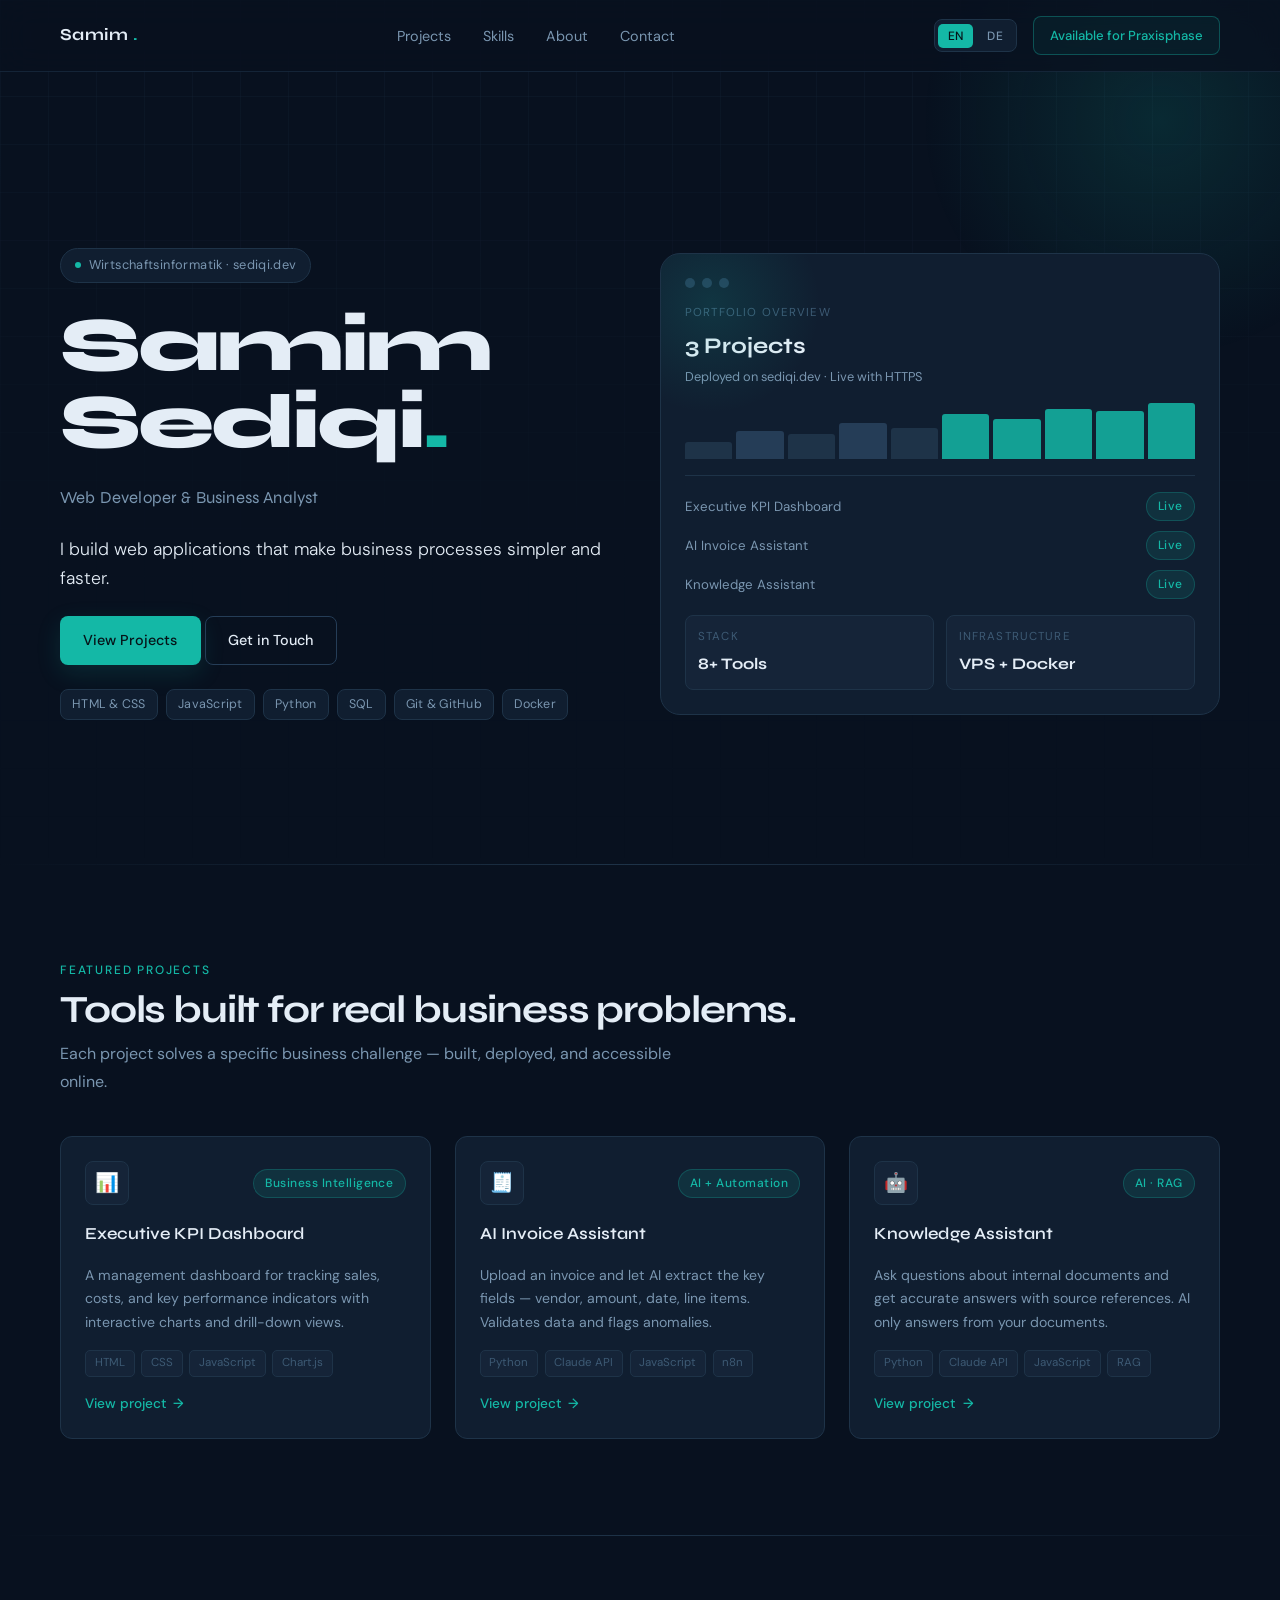
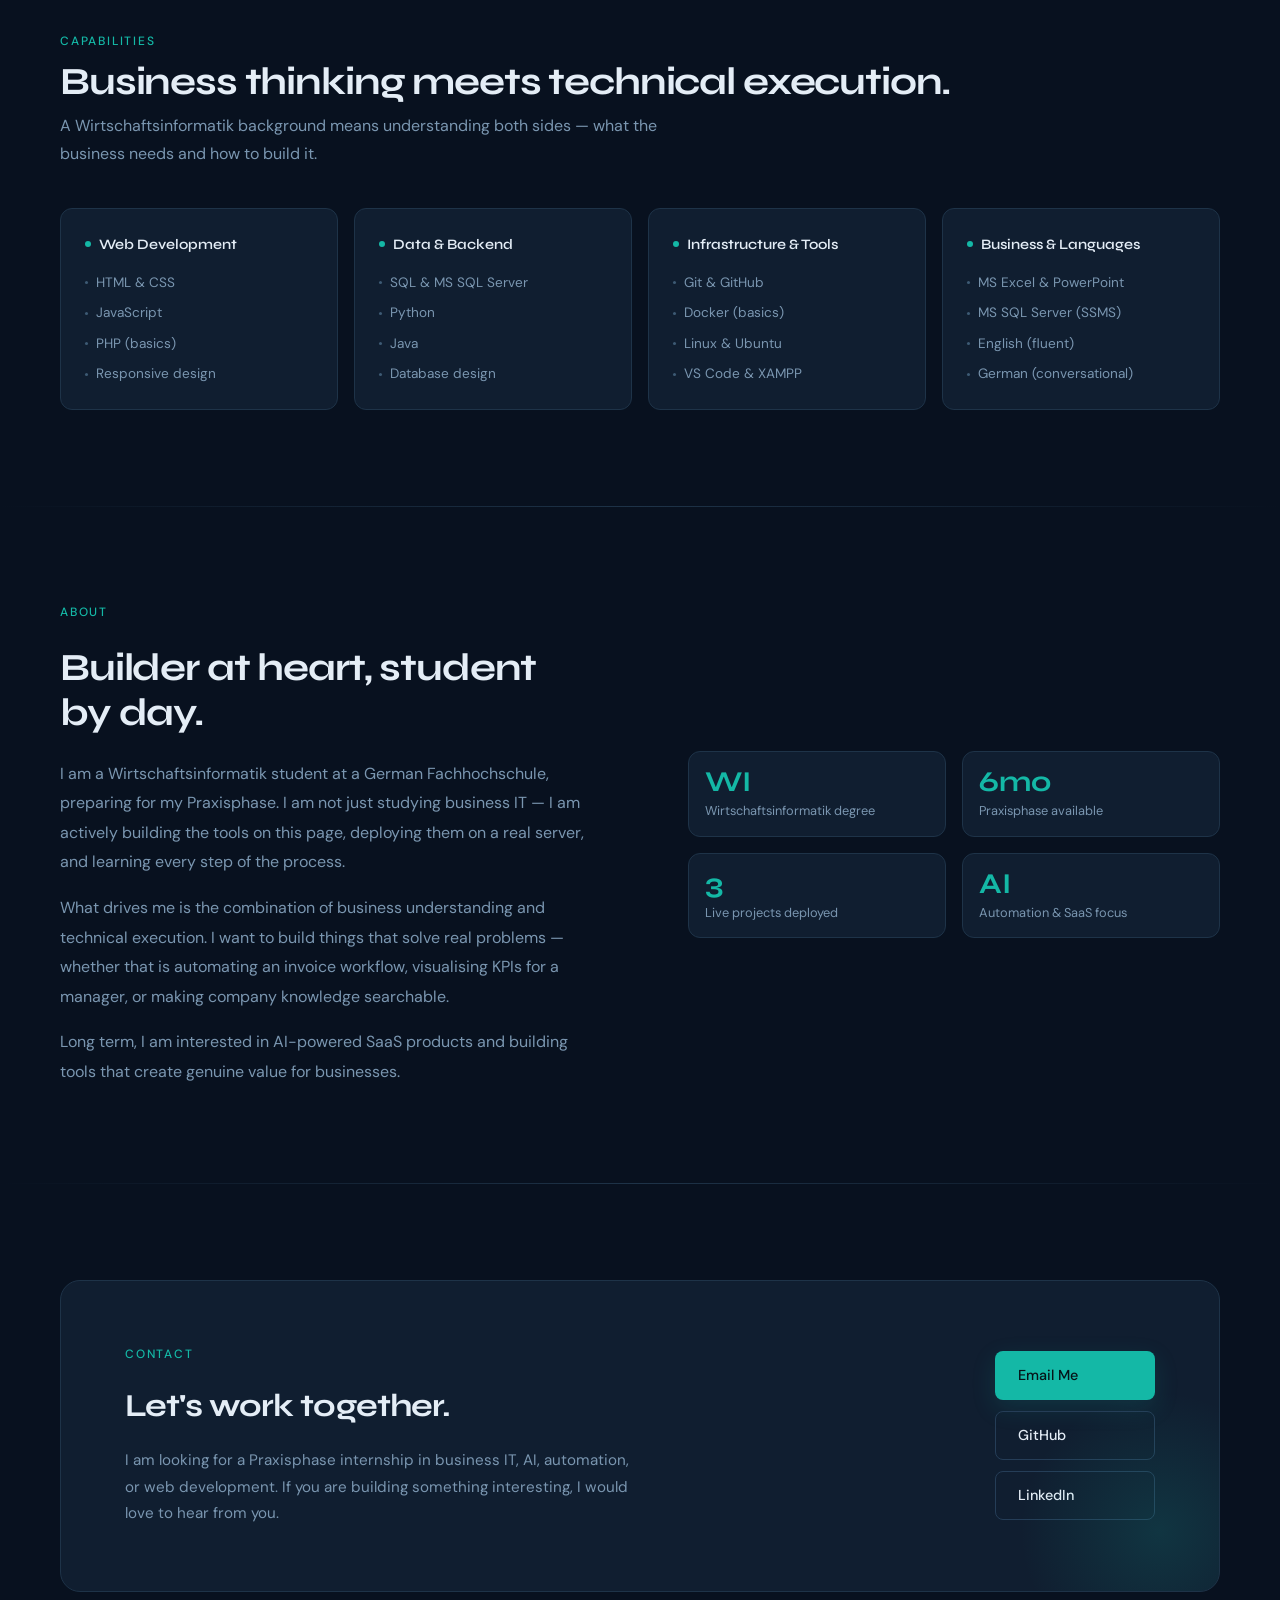
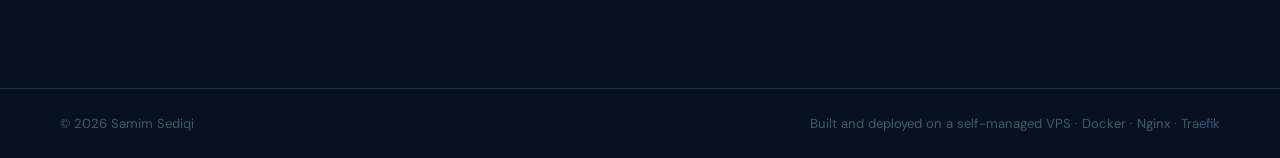
<file: index.html>
<!DOCTYPE html>
<html lang = "en">
<head>
  <meta charset = "UTF-8">
  <meta name = "viewport" content = "width=device-width, initial-scale=1.0">
  <title> Samim Sediqi - Web Developer & Business Analyst </title>
  <meta
    name = "description"
    content = "Portfolio of Samim Sediqi - Wirtshaftsinformatik student building 
    AI-powered tools, business dashboards, and automation systems."
  />

  <!-- Google Fonts -->
  <link rel = "preconnect" href = "https://fonts.googleapis.com" />
  <link rel = "preconnect" href = "https://fonts.gstatic.com" crossorigin />
  <link
    href = "https://fonts.googleapis.com/css2?family=Syne:wght@400;500;600;700;800&family=DM+Sans:ital,opsz,wght@0,9..40,300;0,9..40,400;0,9..40,500;1,9..40,300&display=swap"
    rel = "stylesheet"
  />

  <!-- Stylesheets - order matters -->
  <link rel = "stylesheet" href = "css/theme.css" />
  <link rel = "stylesheet" href = "css/layout.css" />
  <link rel = "stylesheet" href = "css/components.css" />
  <link rel = "stylesheet" href = "css/sections.css" />

</head>

  <body>
    
    <!-- HEADER -->
    <header>
      <div class = "container">
        <nav>
          <a href = "#" class = "nav-logo">
            Samim <span>.</span>
          </a>

          <ul class = "nav-links">
            <li> <a href = "#projects" data-i18n = "nav_projects"> Projects </a></li>
            <li> <a href = "#skills" data-i18n = "nav_skills"> Skills </a></li>
            <li> <a href = "#about" data-i18n = "nav_about"> About </a></li>
            <li> <a href = "#contact" data-i18n = "nav_contact"> Contact </a></li>
          </ul>

          <div class = "nav-right">
            <!-- Language toggle -->
            <div class = "lang-toggle">
              <button class = "lang-btn active" data-lang = "en"> EN </button>
              <button class = "lang-btn" data-lang="de"> DE </button>
            </div>

            <a href = "#contact" class = "nav-cta" data-i18n = "nav_cta">
              Available for Praxisphase
            </a>

          </div>

        </nav>  
      </div>
    </header>

    <!-- MAIN -->
    <main>

      <!-- HERO -->
      <section class = "hero-section">
        <div class = "container hero-grid">

          <!-- Left: text content -->
          <div class = "hero-content">

            <div class = "hero-badge hero-enter hero-enter-1">
              <span class = "badge-dot"></span>
              <span data-i18n = "hero_badge">Wirtschaftsinformatik · sediqi.dev</span>
            </div>

            <h1 class = "hero-name hero-enter hero-enter-2">
              Samim<br />Sediqi<span class="accent-dot">.</span>
            </h1>

            <p class = "hero-title hero-enter hero-enter-3" data-i18n="hero_title">
              Web Developer &amp; Business Analyst
            </p>

            <div class = "hero-tagline-wrap hero-enter hero-enter-4">
              <p class = "hero-tagline active" data-i18n="hero_tagline_0">
                I build web applications that make business processes simpler and faster.
              </p>
              <p class = "hero-tagline" data-i18n="hero_tagline_1">
                I build AI-powered tools that automate repetitive office work.
              </p>
              <p class = "hero-tagline" data-i18n="hero_tagline_2">
                I build software solutions that turn data into better decisions.
              </p>
            </div>

            <div class = "hero-actions hero-enter hero-enter-5">
              <a href = "#projects" class="btn btn-primary" data-i18n="hero_btn_projects">
                View Projects
              </a>
              <a href = "#contact" class="btn btn-ghost" data-i18n="hero_btn_contact">
                Get in Touch
              </a>
            </div>

            <div class = "hero-chips hero-enter hero-enter-5">
              <span class = "chip">HTML &amp; CSS</span>
              <span class = "chip">JavaScript</span>
              <span class = "chip">Python</span>
              <span class = "chip">SQL</span>
              <span class = "chip">Git &amp; GitHub</span>
              <span class = "chip">Docker</span>
            </div>

          </div>
          <!-- end hero-content -->

          <!-- Right: visual panel -->
          <div class = "hero-visual hero-enter hero-enter-3">

            <div class = "visual-bar">
              <span class = "visual-dot"></span>
              <span class = "visual-dot"></span>
              <span class = "visual-dot"></span>
            </div>

            <p class="visual-label">Portfolio Overview</p>
            <p class="visual-metric">3 Projects</p>
            <p class="visual-sub">Deployed on sediqi.dev · Live with HTTPS</p>

            <div class = "mini-chart">
              <div class = "bar" style="height: 30%"></div>
              <div class = "bar bar-mid" style="height: 50%"></div>
              <div class = "bar" style="height: 45%"></div>
              <div class = "bar bar-mid" style="height: 65%"></div>
              <div class = "bar" style="height: 55%"></div>
              <div class = "bar bar-active" style="height: 80%"></div>
              <div class = "bar bar-active" style="height: 72%"></div>
              <div class = "bar bar-active" style="height: 90%"></div>
              <div class = "bar bar-active" style="height: 85%"></div>
              <div class = "bar bar-active" style="height: 100%"></div>
            </div>

            <div class = "visual-divider"></div>

            <div class = "visual-list">
              <div class = "visual-row">
                <span>Executive KPI Dashboard</span>
                <span class = "badge badge-accent">Live</span>
              </div>
              <div class = "visual-row">
                <span>AI Invoice Assistant</span>
                <span class = "badge badge-accent">Live</span>
              </div>
              <div class = "visual-row">
                <span>Knowledge Assistant</span>
                <span class = "badge badge-accent">Live</span>
              </div>
            </div>

            <div class = "visual-metrics-grid">
              <div class = "visual-metric-card">
                <p class = "visual-label">Stack</p>
                <p class = "visual-metric-value">8+ Tools</p>
              </div>
              <div class = "visual-metric-card">
                <p class = "visual-label">Infrastructure</p>
                <p class = "visual-metric-value">VPS + Docker</p>
              </div>
            </div>

          </div>
          <!-- end hero-visual -->

        </div>
        <!-- end container hero-grid -->

      </section>
      <!-- end hero -->

      <div class = "divider"></div>

      <!-- PROJECTS -->
      <section id = "projects">
        <div class = "container">
          <p class = "section-label reveal" data-i18n = "projects_label">
            Featured Projects
          </p>

          <h2 class = "section-title reveal reveal-delay-1" data-i18n = "projects_title">
            Tools built  for real business problems.
          </h2>

          <p class = "section-desc reveal reveal-delay-2" data-i18n = "projects_desc">
            Each project solves a specific business challenge - built, deploy, and accessible oline.
          </p>

          <div class="projects-grid">

            <!-- Project 1 -->
            <article class = "card project-card reveal reveal-delay-1">

              <div class = "project-card-top">
                <div class = "project-icon">📊</div>
                <span class = "badge badge-accent" data-i18n = "project1_tag">
                  Business Intelligence
                </span>
              </div>

              <h3 class = "project-name" data-i18n = "project1_name">
                Executive KPI Dashboard
              </h3>

              <p class = "project-desc" data-i18n = "project1_desc">
                A management dashboard for tracking sales, costs, and key 
                performance indicators with interactive charts and drill-down views.
              </p>

              <div class = "project-stack">
                  <span>HTML</span>
                  <span>CSS</span>
                  <span>JavaScript</span>
                  <span>Chart.js</span>
              </div>

              <a href = "/projects/kpi-dashboard/" class = "project-link">
                <span data-i18n = "project_link">View project</span>
                <span class = "project-arrow">&rarr;</span>
              </a>

            </article>

            <!-- Project 2 -->
            <article class = "card project-card reveal reveal-delay-2">

              <div class = "project-card-top">
                <div class = "project-icon">🧾</div>
                <span class = "badge badge-accent" data-i18n="project2_tag">
                  AI + Automation
                </span>
              </div>

              <h3 class = "project-name" data-i18n = "project2_name">
                AI Invoice Assistant
              </h3>

              <p class = "project-desc" data-i18n = "project2_desc">
                Upload an invoice and let AI extract the key fields — vendor,
                amount, date, line items. Validates data and flags anomalies.
              </p>

              <div class = "project-stack">
                <span>Python</span>
                <span>Claude API</span>
                <span>JavaScript</span>
                <span>n8n</span>
              </div>

              <a href = "/projects/invoice-assistant/" class = "project-link">
                <span data-i18n = "project_link">View project</span>
                <span class = "project-arrow">&rarr;</span>
              </a>

            </article>

            <!-- Project 3 -->
            <article class = "card project-card reveal reveal-delay-3">

              <div class = "project-card-top">
                <div class = "project-icon">🤖</div>
                <span class = "badge badge-accent" data-i18n = "project3_tag">
                  AI &middot; RAG
                </span>
              </div>

              <h3 class = "project-name" data-i18n = "project3_name">
                Knowledge Assistant
              </h3>

              <p class = "project-desc" data-i18n = "project3_desc">
                Ask questions about internal documents and get accurate answers
                with source references. AI only answers from your documents.
              </p>

              <div class = "project-stack">
                <span>Python</span>
                <span>Claude API</span>
                <span>JavaScript</span>
                <span>RAG</span>
              </div>

              <a href = "/projects/knowledge-assistant" class = "project-link">
                <span data-i18n = "project_link">View project</span>
                <span class = "project-arrow">&rarr;</span>
              </a>

            </article>


          </div>
          <!-- end projects-grid -->

        </div>
        <!-- end container -->

      </section>
      <!-- end projects -->

      <div class = "divider"></div>

      <!-- SKILLS -->
      <section id = "skills">
        <div class = "container">

          <p class = "section-label reveal" data-i18n = "skills_label">
            Capabilities
          </p>
          <h2 class = "section-title reveal reveal-delay-1" data-i18n="skills_title">
            Business thinking meets technical execution.
          </h2>
          <p class = "section-desc reveal reveal-delay-2" data-i18n = "skills_desc">
            A Wirtschaftsinformatik background means understanding both sides —
            what the business needs and how to build it.
          </p>

          <div class = "skills-grid">

            <div class = "card skill-card reveal reveal-delay-1">
              <div class = "skill-card-header">
                <span class = "skill-card-dot"></span>
                <h3 class = "skill-card-title" data-i18n = "skill1_title">
                  Web Development
                </h3>
              </div>
              <ul class = "skill-list">
                <li>HTML &amp; CSS</li>
                <li>JavaScript</li>
                <li>PHP (basics)</li>
                <li>Responsive design</li>
              </ul>
            </div>

            <div class = "card skill-card reveal reveal-delay-2">
              <div class = "skill-card-header">
                <span class = "skill-card-dot"></span>
                <h3 class = "skill-card-title" data-i18n = "skill2_title">
                  Data &amp; Backend
                </h3>
              </div>
              <ul class = "skill-list">
                <li>SQL &amp; MS SQL Server</li>
                <li>Python</li>
                <li>Java</li>
                <li>Database design</li>
              </ul>
            </div>

            <div class = "card skill-card reveal reveal-delay-3">
              <div class = "skill-card-header">
                <span class = "skill-card-dot"></span>
                <h3 class = "skill-card-title" data-i18n = "skill3_title">
                  Infrastructure &amp; Tools
                </h3>
              </div>
              <ul class = "skill-list">
                <li>Git &amp; GitHub</li>
                <li>Docker (basics)</li>
                <li>Linux &amp; Ubuntu</li>
                <li>VS Code &amp; XAMPP</li>
              </ul>
            </div>

            <div class = "card skill-card reveal reveal-delay-3">
              <div class = "skill-card-header">
                <span class = "skill-card-dot"></span>
                <h3 class = "skill-card-title" data-i18n = "skill4_title">
                  Business &amp; Languages
                </h3>
              </div>
              <ul class = "skill-list">
                <li>MS Excel &amp; PowerPoint</li>
                <li>MS SQL Server (SSMS)</li>
                <li>English (fluent)</li>
                <li>German (conversational)</li>
              </ul>
            </div>

          </div>
          <!-- end skills-grid -->

        </div>
        <!-- end container -->

      </section>
      <!-- end skills -->

      <div class = "divider"></div>

      <!-- ABOUT -->
      <section id = "about">
        <div class = "container">
          <div class = "about-grid">

            <!-- Left: text -->
            <div class = "about-text reveal">

              <p class = "section-label" data-i18n = "about_label">
                About
              </p>
              <h2 class = "section-title" data-i18n = "about_title">
                Builder at heart, student by day.
              </h2>

              <p class = "about-p" data-i18n = "about_p1">
                I am a Wirtschaftsinformatik student at a German
                Fachhochschule, preparing for my Praxisphase. I am not just
                studying business IT — I am actively building the tools on
                this page, deploying them on a real server, and learning
                every step of the process.
              </p>

              <p class = "about-p" data-i18n = "about_p2">
                What drives me is the combination of business understanding
                and technical execution. I want to build things that solve
                real problems — whether that is automating an invoice
                workflow, visualising KPIs for a manager, or making company
                knowledge searchable.
              </p>

              <p class = "about-p" data-i18n = "about_p3">
                Long term, I am interested in AI-powered SaaS products and
                building tools that create genuine value for businesses.
              </p>

            </div>
            <!-- end about-text -->

            <!-- Right: stat cards -->
            <div class = "about-facts reveal reveal-delay-2">

              <div class = "fact-card">
                <p class = "fact-value" data-i18n = "about_fact1_value">WI</p>
                <p class = "fact-label" data-i18n = "about_fact1_label">
                  Wirtschaftsinformatik degree
                </p>
              </div>

              <div class = "fact-card">
                <p class = "fact-value" data-i18n = "about_fact2_value">6mo</p>
                <p class = "fact-label" data-i18n = "about_fact2_label">
                  Praxisphase available
                </p>
              </div>

              <div class = "fact-card">
                <p class = "fact-value" data-i18n = "about_fact3_value">3</p>
                <p class = "fact-label" data-i18n = "about_fact3_label">
                  Live projects deployed
                </p>
              </div>

              <div class = "fact-card">
                <p class = "fact-value" data-i18n = "about_fact4_value">AI</p>
                <p class = "fact-label" data-i18n = "about_fact4_label">
                  Automation &amp; SaaS focus
                </p>
              </div>

            </div>
            <!-- end about-facts -->

          </div>
          <!-- end about-grid -->

        </div>
        <!-- end container -->

      </section>
      <!-- end about -->

      <div class = "divider"></div>

      <!-- CONTACT -->
      <section id = "contact">
        <div class = "container">
          <div class = "contact-box reveal">

            <!-- Left: text -->
            <div class = "contact-text">
              <p class = "section-label" data-i18n = "contact_label">
                Contact
              </p>
              <h2 class = "contact-title" data-i18n = "contact_title">
                Let's work together.
              </h2>
              <p class = "contact-desc" data-i18n = "contact_desc">
                I am looking for a Praxisphase internship in business IT,
                AI, automation, or web development. If you are building
                something interesting, I would love to hear from you.
              </p>
            </div>
            <!-- end contact-text -->

            <!-- Right: buttons -->
            <div class = "contact-actions">
              
              <a  href = "mailto:samim_sediqi12@yahoo.com"
                class = "btn btn-primary"
                data-i18n = "contact_btn_email"
              >
                Email Me
              </a>
              
              <a  href = "https://github.com/S-Sediqi"
                target = "_blank"
                rel = "noopener noreferrer"
                class = "btn btn-ghost"
                data-i18n = "contact_btn_github"
              >
                GitHub
              </a>
              
              <a  href = "https://www.linkedin.com/in/samim-sediqi"
                target = "_blank"
                rel = "noopener noreferrer"
                class = "btn btn-ghost"
                data-i18n = "contact_btn_linkedin"
              >
                LinkedIn
              </a>
            </div>
            <!-- end contact-actions -->

          </div>
          <!-- end contact-box -->

        </div>
        <!-- end container -->

      </section>
      <!-- end contact -->

      </main>
      <!-- end main -->

      <!-- FOOTER -->
      <footer>
        <div class = "container">
          <div class = "footer-inner">
            <span data-i18n = "footer_copy">
              &copy; 2026 Samim Sediqi
            </span>
            <span data-i18n = "footer_built">
              Built and deployed on a self-managed VPS &middot; Docker &middot; Nginx &middot; Traefik
            </span>
          </div>
        </div>
      </footer>

      <!-- JAVASCRIPT -->
      <script src="js/main.js"></script>

  </body>
</html>
</file>
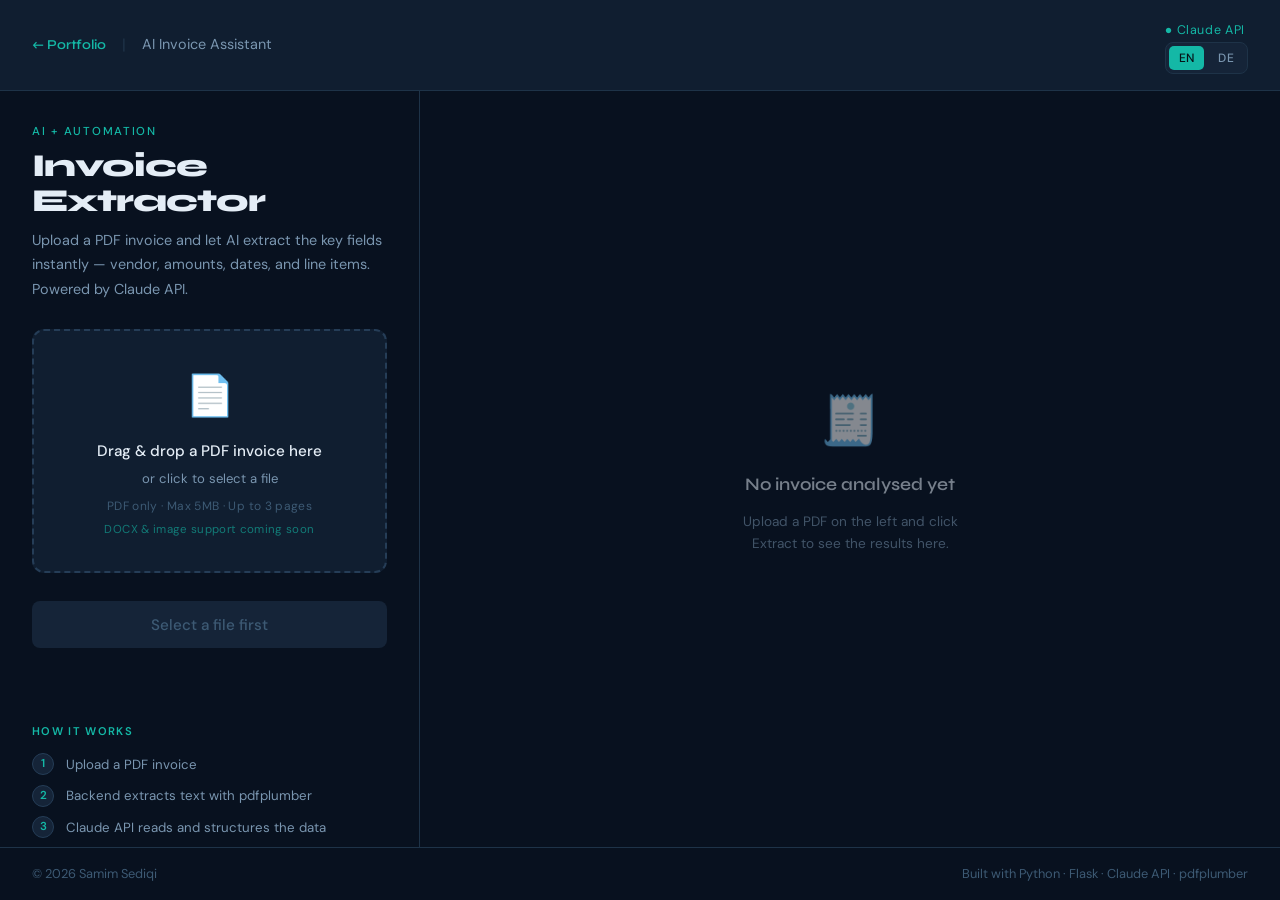
<file: projects/invoice-assistant/index.html>
<!DOCTYPE html>
<html lang="en">
<head>
  <meta charset="UTF-8" />
  <meta name="viewport" content="width=device-width, initial-scale=1.0" />
  <title>AI Invoice Assistant — Samim Sediqi</title>
  <meta name="description" content="AI-powered invoice data extraction — built by Samim Sediqi" />

  <!-- Google Fonts — same as portfolio -->
  <link rel="preconnect" href="https://fonts.googleapis.com" />
  <link rel="preconnect" href="https://fonts.gstatic.com" crossorigin />
  <link href="https://fonts.googleapis.com/css2?family=Syne:wght@400;600;700;800&family=DM+Sans:opsz,wght@9..40,300;9..40,400;9..40,500&display=swap" rel="stylesheet" />

  <!-- Shared design tokens — controls ALL colors site-wide -->
  <link rel="stylesheet" href="../../css/theme.css" />

  <!-- Page-specific styles -->
  <link rel="stylesheet" href="css/invoice.css" />
</head>

<body>

  <!-- HEADER -->
  <header class="inv-header">
    <div class="inv-header-left">
      <a href="../../index.html" class="inv-back-link" data-i18n="back_link">← Portfolio</a>
      <span class="inv-header-divider">|</span>
      <span class="inv-header-title" data-i18n="header_title">AI Invoice Assistant</span>
    </div>
    <div class="inv-header-right">
      <span class="inv-badge">● Claude API</span>

      <!-- Language toggle — same pattern as main portfolio -->
      <div class="lang-toggle">
        <button class="lang-btn active" data-lang="en">EN</button>
        <button class="lang-btn" data-lang="de">DE</button>
      </div>

    </div>
  </header>

  <!-- MAIN -->
  <main class="inv-main">

    <!-- LEFT PANEL: upload + info -->
    <div class="inv-left">

      <!-- Page title -->
      <div class="inv-intro">
        <p class="inv-label" data-i18n="page_label">AI + Automation</p>
        <h1 class="inv-title" data-i18n="page_title">Invoice Extractor</h1>
        <p class="inv-desc" data-i18n="page_desc">
          Upload a PDF invoice and let AI extract the key fields instantly —
          vendor, amounts, dates, and line items. Powered by Claude API.
        </p>
      </div>

      <!-- Upload zone -->
      <div class="inv-upload-zone" id="upload-zone">
        <div class="inv-upload-icon">📄</div>
        <p class="inv-upload-text" data-i18n="upload_text">Drag &amp; drop a PDF invoice here</p>
        <p class="inv-upload-sub" data-i18n="upload_sub">or click to select a file</p>
        <p class="inv-upload-limit" data-i18n="upload_limit">PDF only · Max 5MB · Up to 3 pages</p>
        <p class="inv-upload-coming" data-i18n="upload_coming">DOCX &amp; image support coming soon</p>
        <input type="file" id="file-input" accept=".pdf" />
      </div>

      <!-- Extract button -->
      <button class="inv-btn" id="extract-btn" disabled>
        <span id="btn-text" data-i18n="btn_select">Select a file first</span>
      </button>

      <!-- Status message -->
      <div class="inv-status" id="inv-status"></div>

      <!-- How it works -->
      <div class="inv-how">
        <p class="inv-how-label" data-i18n="how_label">How it works</p>
        <div class="inv-how-steps">
          <div class="inv-step">
            <span class="inv-step-num">1</span>
            <span data-i18n="step_1">Upload a PDF invoice</span>
          </div>
          <div class="inv-step">
            <span class="inv-step-num">2</span>
            <span data-i18n="step_2">Backend extracts text with pdfplumber</span>
          </div>
          <div class="inv-step">
            <span class="inv-step-num">3</span>
            <span data-i18n="step_3">Claude API reads and structures the data</span>
          </div>
          <div class="inv-step">
            <span class="inv-step-num">4</span>
            <span data-i18n="step_4">Results appear instantly on the right</span>
          </div>
        </div>
      </div>

    </div>
    <!-- end inv-left -->

    <!-- RIGHT PANEL: results -->
    <div class="inv-right">

      <!-- Empty state -->
      <div class="inv-empty" id="inv-empty">
        <div class="inv-empty-icon">🧾</div>
        <p class="inv-empty-title" data-i18n="empty_title">No invoice analysed yet</p>
        <p class="inv-empty-sub" data-i18n="empty_sub">
          Upload a PDF on the left and click Extract to see the results here.
        </p>
      </div>

      <!-- Loading state -->
      <div class="inv-loading" id="inv-loading">
        <div class="inv-spinner"></div>
        <p class="inv-loading-text" data-i18n="loading_text">Analysing invoice...</p>
        <p class="inv-loading-sub" data-i18n="loading_sub">Claude is reading your document</p>
      </div>

      <!-- Results state -->
      <div class="inv-results" id="inv-results">
        <div class="inv-cards" id="inv-cards"></div>
        <div class="inv-table-wrap" id="inv-table-wrap">
          <p class="inv-table-title" data-i18n="table_title">Line Items</p>
          <table class="inv-table">
            <thead>
              <tr>
                <th data-i18n="col_desc">Description</th>
                <th data-i18n="col_qty">Qty</th>
                <th data-i18n="col_unit">Unit Price</th>
                <th data-i18n="col_total">Total</th>
              </tr>
            </thead>
            <tbody id="inv-table-body"></tbody>
          </table>
        </div>
      </div>

    </div>
    <!-- end inv-right -->

  </main>

  <!-- FOOTER -->
  <footer class="inv-footer">
    <span data-i18n="footer_copy">© 2026 Samim Sediqi</span>
    <span data-i18n="footer_built">Built with Python · Flask · Claude API · pdfplumber</span>
  </footer>

  <script src="js/invoice.js"></script>

</body>
</html>
</file>
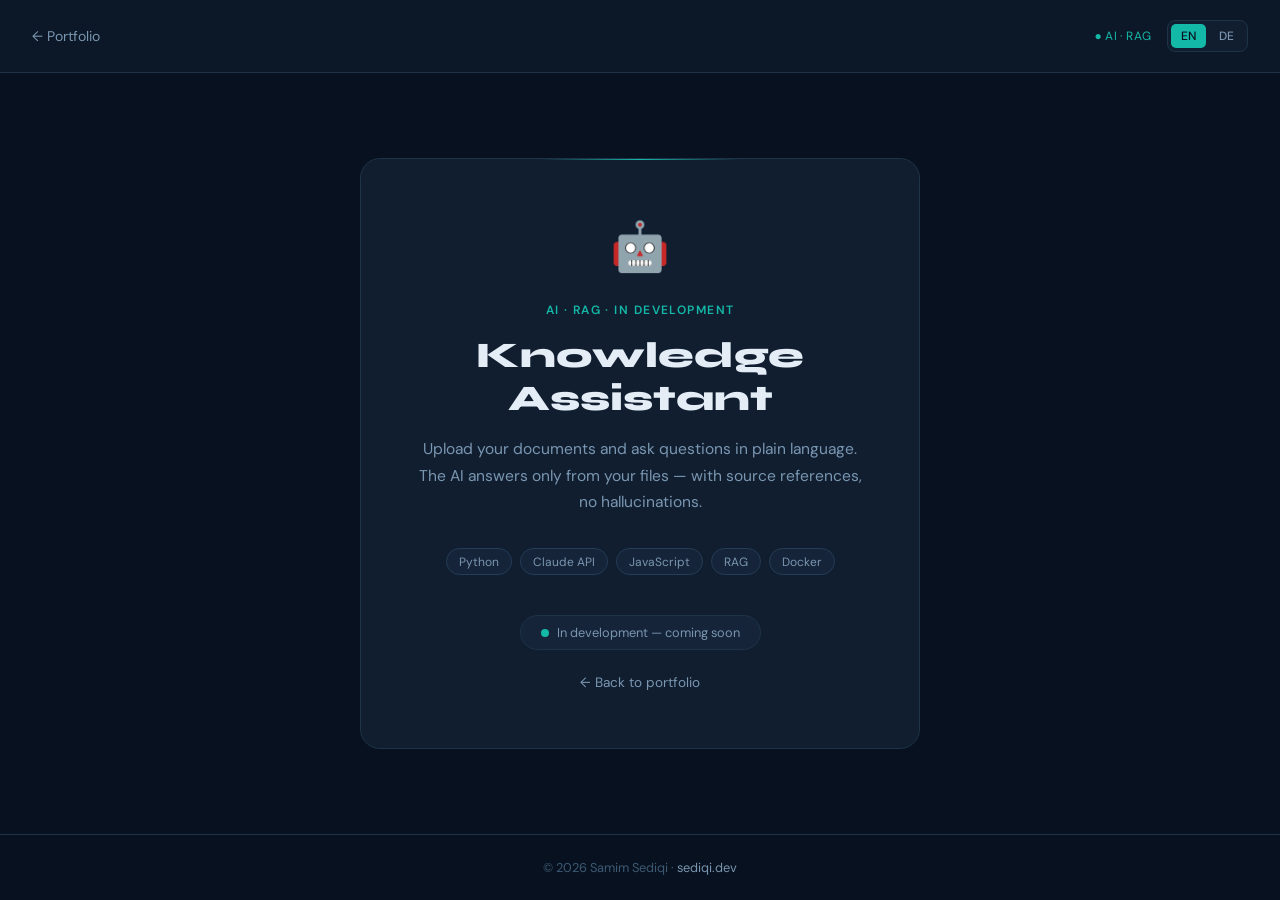
<file: projects/knowledge-assistant/index.html>
<!DOCTYPE html>
<html lang="en">
<head>
  <meta charset="UTF-8" />
  <meta name="viewport" content="width=device-width, initial-scale=1.0" />
  <title>Knowledge Assistant — Coming Soon · Samim Sediqi</title>
  <meta name="description" content="Knowledge Assistant — AI-powered document Q&A tool. Coming soon to sediqi.dev." />

  <!-- Google Fonts — same as portfolio -->
  <link rel="preconnect" href="https://fonts.googleapis.com" />
  <link rel="preconnect" href="https://fonts.gstatic.com" crossorigin />
  <link href="https://fonts.googleapis.com/css2?family=Syne:wght@400;600;700;800&family=DM+Sans:opsz,wght@9..40,300;9..40,400;9..40,500&display=swap" rel="stylesheet" />

  <!-- Shared design tokens — controls ALL colors site-wide -->
  <link rel="stylesheet" href="../../css/theme.css" />

  <style>
    *, *::before, *::after { box-sizing: border-box; margin: 0; padding: 0; }

    body {
      background: var(--bg);
      color: var(--text);
      font-family: var(--font-body);
      min-height: 100vh;
      display: flex;
      flex-direction: column;
    }

    /* ── HEADER ── */
    .cs-header {
      display: flex;
      align-items: center;
      justify-content: space-between;
      padding: 1.25rem 2rem;
      border-bottom: 1px solid var(--border);
      background: var(--bg2);
    }

    .cs-back-link {
      color: var(--muted);
      text-decoration: none;
      font-size: 0.875rem;
      font-family: var(--font-body);
      transition: color var(--transition);
      display: flex;
      align-items: center;
      gap: 0.4rem;
    }
    .cs-back-link:hover { color: var(--accent); }

    .cs-header-right {
      display: flex;
      align-items: center;
      gap: 1rem;
    }

    .cs-badge {
      font-size: 0.75rem;
      color: var(--accent);
      font-family: var(--font-body);
      letter-spacing: 0.03em;
    }

    /* Language toggle — reuse existing site pattern */
    .lang-toggle {
      display: flex;
      gap: 0.25rem;
      background: var(--surface);
      border: 1px solid var(--border);
      border-radius: var(--radius-sm);
      padding: 0.2rem;
    }
    .lang-btn {
      background: transparent;
      border: none;
      color: var(--muted);
      font-size: 0.75rem;
      font-family: var(--font-body);
      font-weight: 500;
      padding: 0.25rem 0.6rem;
      border-radius: 5px;
      cursor: pointer;
      transition: all var(--transition);
    }
    .lang-btn.active {
      background: var(--accent);
      color: #08111f;
    }

    /* ── MAIN ── */
    .cs-main {
      flex: 1;
      display: flex;
      align-items: center;
      justify-content: center;
      padding: 3rem 2rem;
    }

    .cs-card {
      background: var(--surface);
      border: 1px solid var(--border);
      border-radius: var(--radius-lg);
      padding: 3.5rem;
      max-width: 560px;
      width: 100%;
      text-align: center;
      position: relative;
      overflow: hidden;
    }

    /* Subtle teal glow at the top of the card */
    .cs-card::before {
      content: '';
      position: absolute;
      top: 0; left: 50%;
      transform: translateX(-50%);
      width: 200px;
      height: 1px;
      background: linear-gradient(90deg, transparent, var(--accent), transparent);
    }

    .cs-icon {
      font-size: 3rem;
      margin-bottom: 1.5rem;
      display: block;
      animation: float 3s ease-in-out infinite;
    }

    @keyframes float {
      0%, 100% { transform: translateY(0); }
      50%       { transform: translateY(-6px); }
    }

    .cs-label {
      font-size: 0.75rem;
      font-weight: 600;
      letter-spacing: 0.12em;
      text-transform: uppercase;
      color: var(--accent);
      margin-bottom: 1rem;
      font-family: var(--font-body);
    }

    .cs-title {
      font-family: var(--font-heading);
      font-size: clamp(1.75rem, 5vw, 2.25rem);
      font-weight: 800;
      color: var(--text);
      line-height: 1.2;
      margin-bottom: 1rem;
      text-align: center;
    }

    .cs-desc {
      color: var(--muted);
      font-size: 0.975rem;
      line-height: 1.7;
      margin-bottom: 2rem;
    }

    /* Stack chips */
    .cs-stack {
      display: flex;
      flex-wrap: wrap;
      gap: 0.5rem;
      justify-content: center;
      margin-bottom: 2.5rem;
    }

    .cs-stack span {
      background: var(--surface2);
      border: 1px solid var(--border2);
      color: var(--muted);
      font-size: 0.75rem;
      font-family: var(--font-body);
      padding: 0.3rem 0.75rem;
      border-radius: 999px;
    }

    /* Status indicator */
    .cs-status {
      display: inline-flex;
      align-items: center;
      gap: 0.5rem;
      background: var(--surface2);
      border: 1px solid var(--border);
      border-radius: 999px;
      padding: 0.5rem 1.25rem;
      font-size: 0.8rem;
      color: var(--muted);
      font-family: var(--font-body);
    }

    .cs-status-dot {
      width: 8px;
      height: 8px;
      border-radius: 50%;
      background: var(--accent);
      animation: pulse 2s ease-in-out infinite;
    }

    @keyframes pulse {
      0%, 100% { opacity: 1; transform: scale(1); }
      50%       { opacity: 0.5; transform: scale(0.85); }
    }

    /* Back button */
    .cs-back-btn {
      display: inline-block;
      margin-top: 1.5rem;
      color: var(--muted);
      font-size: 0.85rem;
      text-decoration: none;
      font-family: var(--font-body);
      transition: color var(--transition);
    }
    .cs-back-btn:hover { color: var(--accent); }

    /* ── FOOTER ── */
    .cs-footer {
      text-align: center;
      padding: 1.5rem;
      border-top: 1px solid var(--border);
      color: var(--faint);
      font-size: 0.8rem;
      font-family: var(--font-body);
    }
    .cs-footer a {
      color: var(--muted);
      text-decoration: none;
      transition: color var(--transition);
    }
    .cs-footer a:hover { color: var(--accent); }
  </style>
</head>

<body>

  <!-- HEADER -->
  <header class="cs-header">
    <a href="../../index.html" class="cs-back-link" data-i18n="back_link">← Portfolio</a>
    <div class="cs-header-right">
      <span class="cs-badge">● AI · RAG</span>
      <div class="lang-toggle">
        <button class="lang-btn active" data-lang="en">EN</button>
        <button class="lang-btn" data-lang="de">DE</button>
      </div>
    </div>
  </header>

  <!-- MAIN -->
  <main class="cs-main">
    <div class="cs-card">

      <span class="cs-icon">🤖</span>

      <p class="cs-label" data-i18n="page_label">AI · RAG · In Development</p>

      <h1 class="cs-title" data-i18n="page_title">Knowledge Assistant</h1>

      <p class="cs-desc" data-i18n="page_desc">
        Upload your documents and ask questions in plain language.
        The AI answers only from your files — with source references,
        no hallucinations.
      </p>

      <div class="cs-stack">
        <span>Python</span>
        <span>Claude API</span>
        <span>JavaScript</span>
        <span>RAG</span>
        <span>Docker</span>
      </div>

      <div class="cs-status">
        <span class="cs-status-dot"></span>
        <span data-i18n="status_text">In development — coming soon</span>
      </div>

      <br />
      <a href="../../index.html" class="cs-back-btn" data-i18n="back_btn">← Back to portfolio</a>

    </div>
  </main>

  <!-- FOOTER -->
  <footer class="cs-footer">
    <span>© 2026 Samim Sediqi · <a href="https://sediqi.dev">sediqi.dev</a></span>
  </footer>

  <script>
    // ── i18n ──────────────────────────────────────────────────────────────────
    const translations = {
      en: {
        back_link:   "← Portfolio",
        page_label:  "AI · RAG · In Development",
        page_title:  "Knowledge Assistant",
        page_desc:   "Upload your documents and ask questions in plain language. The AI answers only from your files — with source references, no hallucinations.",
        status_text: "In development — coming soon",
        back_btn:    "← Back to portfolio",
      },
      de: {
        back_link:   "← Portfolio",
        page_label:  "KI · RAG · In Entwicklung",
        page_title:  "Wissensassistent",
        page_desc:   "Lade deine Dokumente hoch und stelle Fragen in natürlicher Sprache. Die KI antwortet nur aus deinen Dateien – mit Quellenangaben, keine Halluzinationen.",
        status_text: "In Entwicklung – demnächst verfügbar",
        back_btn:    "← Zurück zum Portfolio",
      }
    };

    function detectLanguage() {
      const stored = localStorage.getItem("preferred-lang");
      if (stored === "en" || stored === "de") return stored;
      return navigator.language.startsWith("de") ? "de" : "en";
    }

    function applyLanguage(lang) {
      const t = translations[lang];
      document.querySelectorAll("[data-i18n]").forEach(el => {
        const key = el.getAttribute("data-i18n");
        if (t[key]) el.textContent = t[key];
      });
      document.documentElement.lang = lang;
      document.querySelectorAll(".lang-btn").forEach(btn => {
        btn.classList.toggle("active", btn.dataset.lang === lang);
      });
      localStorage.setItem("preferred-lang", lang);
    }

    document.querySelectorAll(".lang-btn").forEach(btn => {
      btn.addEventListener("click", () => applyLanguage(btn.dataset.lang));
    });

    applyLanguage(detectLanguage());
  </script>

</body>
</html>
</file>
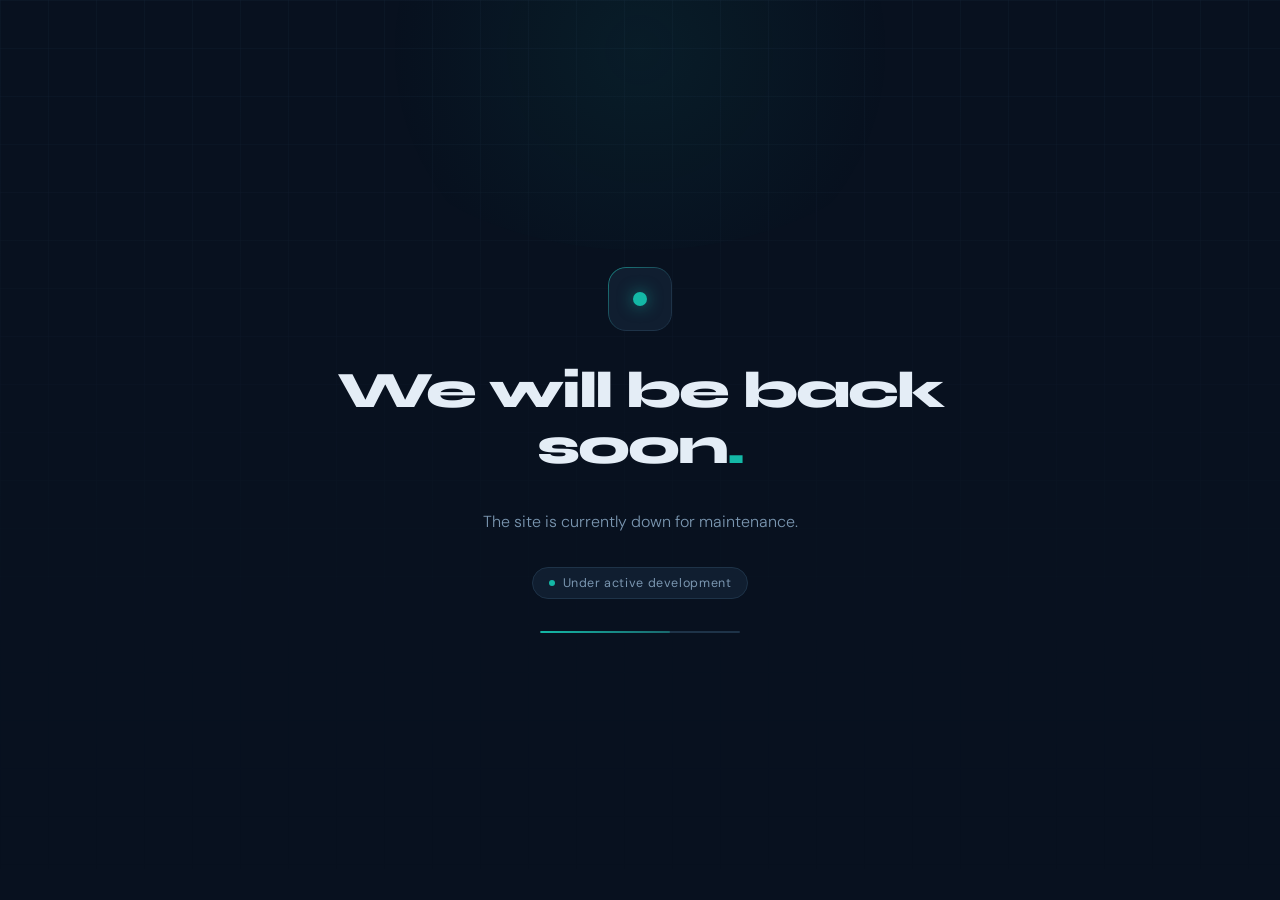
<file: maintenance.html>
<!DOCTYPE html>
<html lang="en">
<head>
  <meta charset="UTF-8" />
  <meta name="viewport" content="width=device-width, initial-scale=1.0" />
  <title>we'll be back soon</title>
  <meta name="description" content="Samim Sediqi's portfolio is temporarily down for maintenance. Back soon." />
  <link rel="preconnect" href="https://fonts.googleapis.com" />
  <link rel="preconnect" href="https://fonts.gstatic.com" crossorigin />
  <link href="https://fonts.googleapis.com/css2?family=Syne:wght@400;700;800&family=DM+Sans:wght@300;400&display=swap" rel="stylesheet" />
  <style>
    :root {
      --bg:      #08111f;
      --surface: #101e30;
      --border:  #1e3348;
      --text:    #e4edf6;
      --muted:   #7a96b0;
      --teal:    #14b8a6;
    }
    *, *::before, *::after { box-sizing: border-box; margin: 0; padding: 0; }
    html, body { height: 100%; }
    body {
      font-family: 'DM Sans', sans-serif;
      background-color: var(--bg);
      color: var(--text);
      display: flex;
      align-items: center;
      justify-content: center;
      min-height: 100vh;
      overflow: hidden;
    }
    body::before {
      content: '';
      position: fixed;
      inset: 0;
      pointer-events: none;
      background-image:
        linear-gradient(rgba(30,51,72,0.35) 1px, transparent 1px),
        linear-gradient(90deg, rgba(30,51,72,0.35) 1px, transparent 1px);
      background-size: 48px 48px;
      mask-image: linear-gradient(180deg, rgba(0,0,0,0.5), rgba(0,0,0,0.05) 70%, transparent);
    }
    body::after {
      content: '';
      position: fixed;
      top: -150px;
      left: 50%;
      transform: translateX(-50%);
      width: 600px;
      height: 400px;
      border-radius: 50%;
      background: radial-gradient(circle, rgba(20,184,166,0.07), transparent 70%);
      pointer-events: none;
    }
    .wrapper {
      position: relative;
      z-index: 1;
      text-align: center;
      padding: 2rem;
      display: flex;
      flex-direction: column;
      align-items: center;
      gap: 2rem;
    }
    .logo-mark {
      width: 64px;
      height: 64px;
      border-radius: 18px;
      background: var(--surface);
      border: 1px solid var(--border);
      display: flex;
      align-items: center;
      justify-content: center;
      position: relative;
      animation: float 4s ease-in-out infinite;
    }
    .logo-mark::before {
      content: '';
      position: absolute;
      inset: -1px;
      border-radius: 18px;
      padding: 1px;
      background: linear-gradient(135deg, var(--teal), transparent 60%);
      -webkit-mask: linear-gradient(#fff 0 0) content-box, linear-gradient(#fff 0 0);
      -webkit-mask-composite: xor;
      mask-composite: exclude;
      opacity: 0.6;
    }
    .logo-dot {
      width: 14px;
      height: 14px;
      border-radius: 50%;
      background: var(--teal);
      box-shadow: 0 0 16px rgba(20,184,166,0.6);
      animation: pulse 2.5s ease-in-out infinite;
    }
    @keyframes float {
      0%, 100% { transform: translateY(0px); }
      50%       { transform: translateY(-6px); }
    }
    @keyframes pulse {
      0%, 100% { opacity: 1; box-shadow: 0 0 16px rgba(20,184,166,0.6); }
      50%       { opacity: 0.6; box-shadow: 0 0 6px rgba(20,184,166,0.3); }
    }
    .headline {
      font-family: 'Syne', sans-serif;
      font-size: clamp(2rem, 5vw, 3.2rem);
      font-weight: 800;
      letter-spacing: -0.04em;
      line-height: 1.1;
      color: var(--text);
    }
    .headline span { color: var(--teal); }
    .subline {
      font-size: 1rem;
      font-weight: 300;
      color: var(--muted);
      max-width: 36ch;
      line-height: 1.7;
    }
    .status {
      display: inline-flex;
      align-items: center;
      gap: 0.5rem;
      font-size: 0.78rem;
      color: var(--muted);
      background: var(--surface);
      border: 1px solid var(--border);
      border-radius: 999px;
      padding: 0.45rem 1rem;
      letter-spacing: 0.05em;
    }
    .status-dot {
      width: 6px;
      height: 6px;
      border-radius: 50%;
      background: var(--teal);
      animation: pulse 2.5s ease-in-out infinite;
    }
    .progress-wrap {
      width: 200px;
      height: 2px;
      background: var(--border);
      border-radius: 999px;
      overflow: hidden;
    }
    .progress-bar {
      height: 100%;
      width: 0%;
      background: linear-gradient(90deg, var(--teal), rgba(20,184,166,0.4));
      border-radius: 999px;
      animation: progress 3s ease-out forwards;
      animation-delay: 0.5s;
    }
    @keyframes progress { to { width: 65%; } }
    .wrapper > * {
      opacity: 0;
      transform: translateY(12px);
      animation: enter 0.6s ease forwards;
    }
    .wrapper > *:nth-child(1) { animation-delay: 0.1s; }
    .wrapper > *:nth-child(2) { animation-delay: 0.2s; }
    .wrapper > *:nth-child(3) { animation-delay: 0.3s; }
    .wrapper > *:nth-child(4) { animation-delay: 0.4s; }
    .wrapper > *:nth-child(5) { animation-delay: 0.5s; }
    @keyframes enter { to { opacity: 1; transform: translateY(0); } }
  </style>
</head>
<body>
  <div class="wrapper">
    <div class="logo-mark">
      <div class="logo-dot"></div>
    </div>
    <h1 class="headline">We will be back<br>soon<span>.</span></h1>
    <p class="subline">The site is currently down for maintenance.</p>
    <div class="status">
      <span class="status-dot"></span>
      Under active development
    </div>
    <div class="progress-wrap">
      <div class="progress-bar"></div>
    </div>
  </div>
</body>
</html>
</file>
<file: css/theme.css>
/* ============================================================
    THEME.CSS — Design Tokens for sediqi.dev
    To switch color palette: comment out active theme block
    and uncomment an alternative theme block below.
   ============================================================ */

/* ============================================================
    ACTIVE THEME: Dark Navy + Teal
   ============================================================ */

:root {

  /* Backgrounds — from darkest to slightly lighter */
  --bg:        #08111f;
  --bg2:       #0c1828;
  --surface:   #101e30;
  --surface2:  #152438;

  /* Borders */
  --border:    #1e3348;
  --border2:   #253d57;

  /* Text */
  --text:      #e4edf6;
  --muted:     #7a96b0;
  --faint:     #3d5a74;

  /* Accent — teal */
  /*--accent:       #f59e0b;*/
  --accent:       #14b8a6;
  --accent-dim:   #0d8a7c;
  --accent-glow:  rgba(20, 184, 166, 0.15);

  /* Typography */
  --font-heading: 'Syne', sans-serif;
  --font-body:    'DM Sans', sans-serif;

  /* Spacing scale */
  --space-xs:  0.5rem;
  --space-sm:  1rem;
  --space-md:  1.5rem;
  --space-lg:  2.5rem;
  --space-xl:  4rem;
  --space-2xl: 6rem;

  /* Border radius */
  --radius-sm: 8px;
  --radius-md: 12px;
  --radius-lg: 20px;

  /* Max content width */
  --max-width: 1160px;

  /* Transitions */
  --transition: 0.25s ease;
}


/* ============================================================
    ALTERNATIVE THEME: Dark + Gold
    To activate: comment out the block above, uncomment this one
  ============================================================ */

/*
:root {
  --bg:        #0f0e0a;
  --bg2:       #161410;
  --surface:   #1c1a14;
  --surface2:  #222018;
  --border:    #2e2a1e;
  --border2:   #3d3828;
  --text:      #f5f0e8;
  --muted:     #9e9070;
  --faint:     #5a5240;
  --accent:       #f59e0b;
  --accent-dim:   #d97706;
  --accent-glow:  rgba(245, 158, 11, 0.15);
  --font-heading: 'Syne', sans-serif;
  --font-body:    'DM Sans', sans-serif;
  --space-xs:  0.5rem;
  --space-sm:  1rem;
  --space-md:  1.5rem;
  --space-lg:  2.5rem;
  --space-xl:  4rem;
  --space-2xl: 6rem;
  --radius-sm: 8px;
  --radius-md: 12px;
  --radius-lg: 20px;
  --max-width: 1160px;
  --transition: 0.25s ease;
}
*/
</file>
<file: css/layout.css>
/* ============================================================
    LAYOUT.CSS — Page structure, grid, spacing, containers
   ============================================================ */

/* ── Reset & Base ── */
*,
*::before,
*::after {
  box-sizing: border-box;
  margin: 0;
  padding: 0;
}

html {
  scroll-behavior: smooth;
}

body {
  font-family: var(--font-body);
  background-color: var(--bg);
  color: var(--text);
  line-height: 1.6;
  overflow-x: hidden;
}

/* ── Container ── */
.container {
  width: min(var(--max-width), calc(100% - 2.5rem));
  margin: 0 auto;
  position: relative;
  z-index: 1;
}

/* ── Background Texture ── */
body::before {
  content: "";
  position: fixed;
  inset: 0;
  pointer-events: none;
  z-index: 0;
  background-image:
    linear-gradient(rgba(30, 51, 72, 0.35) 1px, transparent 1px),
    linear-gradient(90deg, rgba(30, 51, 72, 0.35) 1px, transparent 1px);
  background-size: 48px 48px;
  mask-image: linear-gradient(
    180deg,
    rgba(0, 0, 0, 0.6),
    rgba(0, 0, 0, 0.05) 60%,
    transparent
  );
}

/* ── Ambient Glow ── */
body::after {
  content: "";
  position: fixed;
  top: -120px;
  right: -120px;
  width: 480px;
  height: 480px;
  border-radius: 50%;
  background: radial-gradient(
    circle,
    var(--accent-glow),
    transparent 70%
  );
  pointer-events: none;
  z-index: 0;
}

/* ── Sections ── */
section {
  padding: var(--space-2xl) 0;
  position: relative;
  z-index: 1;
}

.section-label {
  font-size: 0.75rem;
  font-weight: 500;
  letter-spacing: 0.15em;
  text-transform: uppercase;
  color: var(--accent);
  margin-bottom: var(--space-xs);
}

.section-title {
  font-family: var(--font-heading);
  font-size: clamp(1.8rem, 3vw, 2.6rem);
  font-weight: 700;
  letter-spacing: -0.03em;
  color: var(--text);
  margin-bottom: var(--space-xs);
  line-height: 1.15;
}

.section-desc {
  font-size: 1rem;
  color: var(--muted);
  max-width: 56ch;
  line-height: 1.75;
  margin-bottom: var(--space-lg);
}

/* ── Divider ── */
.divider {
  height: 1px;
  background: linear-gradient(
    90deg,
    transparent,
    var(--border),
    transparent
  );
}

/* ── Responsive Breakpoints ── */
@media (max-width: 860px) {
  .hide-mobile {
    display: none;
  }
}

@media (max-width: 640px) {
  .container {
    width: calc(100% - 2rem);
  }
}
</file>
<file: css/components.css>
/*  ============================================================
    COMPONENTS.CSS — Reusable UI elements
    ============================================================ 
*/

/* ── Navigation ── */
header {
  position: sticky;
  top: 0;
  z-index: 100;
  backdrop-filter: blur(16px);
  -webkit-backdrop-filter: blur(16px);
  background: rgba(8, 17, 31, 0.75);
  border-bottom: 1px solid rgba(30, 51, 72, 0.6);
}

nav {
  display: flex;
  align-items: center;
  justify-content: space-between;
  padding: var(--space-sm) 0;
  gap: var(--space-sm);
}

.nav-logo {
  font-family: var(--font-heading);
  font-weight: 700;
  font-size: 1.05rem;
  letter-spacing: 0.02em;
  color: var(--text);
  text-decoration: none;
}

.nav-logo span {
  color: var(--accent);
}

.nav-links {
  display: flex;
  gap: 2rem;
  list-style: none;
}

.nav-links a {
  font-size: 0.9rem;
  color: var(--muted);
  text-decoration: none;
  position: relative;
  transition: color var(--transition);
}

.nav-links a::after {
  content: "";
  position: absolute;
  left: 0;
  bottom: -3px;
  width: 0;
  height: 1px;
  background: var(--accent);
  transition: width var(--transition);
}

.nav-links a:hover {
  color: var(--text);
}

.nav-links a:hover::after {
  width: 100%;
}

.nav-right {
  display: flex;
  align-items: center;
  gap: var(--space-sm);
}

.nav-cta {
  font-size: 0.82rem;
  font-weight: 500;
  padding: 0.5rem var(--space-sm);
  border-radius: var(--radius-sm);
  border: 1px solid rgba(20, 184, 166, 0.35);
  color: var(--accent);
  background: rgba(20, 184, 166, 0.06);
  text-decoration: none;
  transition: background var(--transition), border-color var(--transition);
  white-space: nowrap;
}

.nav-cta:hover {
  background: rgba(20, 184, 166, 0.12);
  border-color: rgba(20, 184, 166, 0.6);
}

/* ── Language Toggle ── */
.lang-toggle {
  display: flex;
  align-items: center;
  gap: 0.25rem;
  background: var(--surface);
  border: 1px solid var(--border);
  border-radius: var(--radius-sm);
  padding: 0.2rem;
}

.lang-btn {
  font-size: 0.75rem;
  font-weight: 500;
  padding: 0.25rem 0.6rem;
  border-radius: 5px;
  border: none;
  background: transparent;
  color: var(--muted);
  cursor: pointer;
  transition: background var(--transition), color var(--transition);
  font-family: var(--font-body);
  letter-spacing: 0.05em;
}

.lang-btn.active {
  background: var(--accent);
  color: #061318;
}

.lang-btn:hover:not(.active) {
  color: var(--text);
}

/* ── Buttons ── */
.btn {
  display: inline-flex;
  align-items: center;
  gap: 0.5rem;
  padding: 0.75rem 1.4rem;
  border-radius: var(--radius-sm);
  font-size: 0.9rem;
  font-weight: 500;
  font-family: var(--font-body);
  text-decoration: none;
  border: 1px solid transparent;
  cursor: pointer;
  transition:
    transform var(--transition),
    box-shadow var(--transition),
    background var(--transition),
    border-color var(--transition);
}

.btn:hover {
  transform: translateY(-2px);
}

.btn-primary {
  background: var(--accent);
  color: #061318;
  box-shadow: 0 8px 24px var(--accent-glow);
}

.btn-primary:hover {
  background: #1dcfbc;
  box-shadow: 0 12px 32px var(--accent-glow);
}

.btn-ghost {
  background: transparent;
  color: var(--text);
  border-color: var(--border2);
}

.btn-ghost:hover {
  background: var(--surface);
  border-color: var(--muted);
}

.btn-disabled {
  background: var(--surface);
  color: var(--faint);
  border-color: var(--border);
  cursor: not-allowed;
  opacity: 0.6;
}

.btn-disabled:hover {
  transform: none;
}

/* ── Cards ── */
.card {
  background: var(--surface);
  border: 1px solid var(--border);
  border-radius: var(--radius-md);
  padding: var(--space-md);
  transition:
    transform var(--transition),
    border-color var(--transition),
    box-shadow var(--transition);
  position: relative;
  overflow: hidden;
}

.card::before {
  content: "";
  position: absolute;
  top: 0;
  left: 0;
  right: 0;
  height: 1px;
  background: linear-gradient(
    90deg,
    transparent,
    var(--accent-glow),
    transparent
  );
  opacity: 0;
  transition: opacity var(--transition);
}

.card:hover {
  transform: translateY(-4px);
  border-color: var(--border2);
  box-shadow: 0 16px 48px rgba(0, 0, 0, 0.35);
}

.card:hover::before {
  opacity: 1;
}

/* ── Badges ── */
.badge {
  display: inline-flex;
  align-items: center;
  gap: 0.4rem;
  font-size: 0.75rem;
  font-weight: 500;
  padding: 0.25rem 0.7rem;
  border-radius: 999px;
  letter-spacing: 0.04em;
}

.badge-accent {
  background: rgba(20, 184, 166, 0.12);
  color: var(--accent);
  border: 1px solid rgba(20, 184, 166, 0.25);
}

.badge-muted {
  background: var(--surface2);
  color: var(--muted);
  border: 1px solid var(--border);
}

.badge-dot {
  width: 6px;
  height: 6px;
  border-radius: 50%;
  background: var(--accent);
  animation: pulse 2.5s ease-in-out infinite;
}

/* ── Chips (skill tags) ── */
.chip {
  font-size: 0.78rem;
  padding: 0.3rem 0.7rem;
  border-radius: var(--radius-sm);
  background: var(--surface);
  border: 1px solid var(--border);
  color: var(--muted);
  letter-spacing: 0.02em;
}

/* ── Keyframe Animations ── */
@keyframes pulse {
  0%, 100% {
    opacity: 1;
    box-shadow: 0 0 10px var(--accent);
  }
  50% {
    opacity: 0.5;
    box-shadow: 0 0 4px var(--accent);
  }
}

@keyframes float {
  0%, 100% { transform: translateY(0px); }
  50%       { transform: translateY(-6px); }
}

@keyframes enter {
  to {
    opacity: 1;
    transform: translateY(0);
  }
}

/* ── Scroll Reveal ── */
.reveal {
  opacity: 0;
  transform: translateY(20px);
  transition: opacity 0.65s ease, transform 0.65s ease;
}

.reveal.visible {
  opacity: 1;
  transform: translateY(0);
}

.reveal-delay-1 { transition-delay: 0.1s; }
.reveal-delay-2 { transition-delay: 0.2s; }
.reveal-delay-3 { transition-delay: 0.3s; }

/* ── Hero Entrance ── */
.hero-enter {
  opacity: 0;
  transform: translateY(16px);
  animation: enter 0.7s ease forwards;
}

.hero-enter-1 { animation-delay: 0.05s; }
.hero-enter-2 { animation-delay: 0.15s; }
.hero-enter-3 { animation-delay: 0.25s; }
.hero-enter-4 { animation-delay: 0.35s; }
.hero-enter-5 { animation-delay: 0.45s; }

/* ── Footer ── */
footer {
  border-top: 1px solid var(--border);
  padding: var(--space-md) 0;
  position: relative;
  z-index: 1;
}

.footer-inner {
  display: flex;
  justify-content: space-between;
  align-items: center;
  gap: var(--space-sm);
  font-size: 0.82rem;
  color: var(--faint);
}

@media (max-width: 640px) {
  .footer-inner {
    flex-direction: column;
    text-align: center;
  }

  .nav-links {
    display: none;
  }
}
</file>
<file: css/sections.css>
/*  ============================================================
    SECTIONS.CSS — Section-specific layouts and styles
    ============================================================ 
*/

/* -- Hero -- */
.hero-section {
  min-height: 88vh;
  display: flex;
  align-items: center;
  padding: var(--space-2xl) 0 var(--space-xl);
}

.hero-grid {
  display: grid;
  grid-template-columns: 1fr 1fr;
  gap: var(--space-lg);
  align-items: center;
  width: 100%;
  max-width: var(--max-width);
  margin: 0 auto;
}

.hero-content {
  display: flex;
  flex-direction: column;
  gap: var(--space-md);
}

.hero-badge {
  display: inline-flex;
  align-items: center;
  gap: var(--space-xs);
  font-size: 0.8rem;
  color: var(--muted);
  background: var(--surface);
  border: 1px solid var(--border);
  border-radius: 999px;
  padding: 0.4rem 0.85rem;
  width: fit-content;
  letter-spacing: 0.03em;
}

.hero-name {
  font-family: var(--font-heading);
  font-size: clamp(3rem, 6vw, 5.5rem);
  font-weight: 800;
  line-height: 1.0;
  letter-spacing: -0.04em;
  color: var(--text);
}

.accent-dot {
  color: var(--accent);
}

.hero-title {
  font-family: var(--font-heading);
  font-size: 1.05rem;
  font-weight: 400;
  color: var(--muted);
  letter-spacing: 0.01em;
}

.hero-tagline-wrap {
  min-height: 3.5rem;
  position: relative;
}

.hero-tagline {
  font-size: 1.1rem;
  font-weight: 300;
  color: var(--text);
  line-height: 1.6;
  max-width: 48ch;
  opacity: 0;
  position: absolute;
  top: 0;
  left: 0;
  transition: opacity 0.5s ease, transform 0.5s ease;
  transform: translateY(6px);
}

.hero-tagline.active {
  opacity: 1;
  transform: translateY(0);
  position: relative;
}

.hero-tagline.active {
  opacity: 1;
  transform: translateY(0);
  position: relative;
}

.hero-chips {
  display: flex;
  flex-wrap: wrap;
  gap: 0.5rem;
}

/* ── Hero Visual Panel ── */
.hero-visual {
  background: var(--surface);
  border: 1px solid var(--border);
  border-radius: var(--radius-lg);
  padding: var(--space-md);
  position: relative;
  overflow: hidden;
}

.hero-visual::before {
  content: "";
  position: absolute;
  top: -60px;
  left: -60px;
  width: 220px;
  height: 220px;
  border-radius: 50%;
  background: radial-gradient(circle, var(--accent-glow), transparent 70%);
  pointer-events: none;
}

.visual-bar {
  display: flex;
  gap: 0.45rem;
  margin-bottom: var(--space-sm);
}

.visual-dot {
  width: 10px;
  height: 10px;
  border-radius: 50%;
  background: var(--border2);
}

.visual-label {
  font-size: 0.72rem;
  color: var(--faint);
  text-transform: uppercase;
  letter-spacing: 0.1em;
  margin-bottom: 0.3rem;
}

.visual-metric {
  font-family: var(--font-heading);
  font-size: 1.4rem;
  font-weight: 700;
  color: var(--text);
  margin-bottom: 0.2rem;
}

.visual-sub {
  font-size: 0.8rem;
  color: var(--muted);
  margin-bottom: var(--space-sm);
}

.mini-chart {
  display: flex;
  align-items: flex-end;
  gap: 4px;
  height: 56px;
  margin-bottom: var(--space-sm);
}

.bar {
  flex: 1;
  border-radius: 3px 3px 0 0;
  background: var(--border);
}

.bar-mid {
  background: var(--border2);
}

.bar-active {
  background: var(--accent);
  opacity: 0.85;
}

.visual-divider {
  height: 1px;
  background: var(--border);
  margin: var(--space-sm) 0;
}

.visual-list {
  display: flex;
  flex-direction: column;
  gap: 0.6rem;
  margin-bottom: var(--space-sm);
}

.visual-row {
  display: flex;
  justify-content: space-between;
  align-items: center;
  font-size: 0.83rem;
  color: var(--muted);
}

.visual-metrics-grid {
  display: grid;
  grid-template-columns: 1fr 1fr;
  gap: 0.7rem;
}

.visual-metric-card {
  background: var(--surface2);
  border: 1px solid var(--border);
  border-radius: var(--radius-sm);
  padding: 0.75rem;
}

.visual-metric-value {
  font-family: var(--font-heading);
  font-size: 1rem;
  font-weight: 700;
  color: var(--text);
}

/* ── Projects ── */
.projects-grid {
  display: grid;
  grid-template-columns: repeat(3, 1fr);
  gap: var(--space-md);
}

.project-card {
  display: flex;
  flex-direction: column;
  gap: var(--space-sm);
}

.project-card-top {
  display: flex;
  align-items: center;
  justify-content: space-between;
}

.project-icon {
  width: 44px;
  height: 44px;
  border-radius: var(--radius-sm);
  background: var(--surface2);
  border: 1px solid var(--border);
  display: flex;
  align-items: center;
  justify-content: center;
  font-size: 1.2rem;
}

.project-name {
  font-family: var(--font-heading);
  font-size: 1.05rem;
  font-weight: 600;
  color: var(--text);
}

.project-desc {
  font-size: 0.88rem;
  color: var(--muted);
  line-height: 1.65;
  flex: 1;
}

.project-stack {
  display: flex;
  flex-wrap: wrap;
  gap: 0.4rem;
}

.project-stack span {
  font-size: 0.72rem;
  padding: 0.2rem 0.55rem;
  background: var(--surface2);
  border: 1px solid var(--border);
  border-radius: 5px;
  color: var(--faint);
}

.project-link {
  display: inline-flex;
  align-items: center;
  gap: 0.4rem;
  font-size: 0.85rem;
  color: var(--accent);
  font-weight: 500;
  text-decoration: none;
  transition: gap var(--transition);
}

.project-link:hover {
  gap: 0.7rem;
}

.project-arrow {
  transition: transform var(--transition);
  display: inline-block;
}

.project-card:hover .project-arrow {
  transform: translateX(3px);
}

/* ── Skills ── */
.skills-grid {
  display: grid;
  grid-template-columns: repeat(4, 1fr);
  gap: var(--space-sm);
}

.skill-card {
  display: flex;
  flex-direction: column;
  gap: var(--space-sm);
}

.skill-card-header {
  display: flex;
  align-items: center;
  gap: 0.5rem;
}

.skill-card-dot {
  width: 6px;
  height: 6px;
  border-radius: 50%;
  background: var(--accent);
  flex-shrink: 0;
}

.skill-card-title {
  font-family: var(--font-heading);
  font-size: 0.9rem;
  font-weight: 600;
  color: var(--text);
}

.skill-list {
  list-style: none;
  display: flex;
  flex-direction: column;
  gap: 0.55rem;
}

.skill-list li {
  font-size: 0.85rem;
  color: var(--muted);
  display: flex;
  align-items: center;
  gap: 0.5rem;
}

.skill-list li::before {
  content: "";
  width: 3px;
  height: 3px;
  border-radius: 50%;
  background: var(--faint);
  flex-shrink: 0;
}

/* ── About ── */
.about-grid {
  display: grid;
  grid-template-columns: 1fr 1fr;
  gap: var(--space-2xl);
  align-items: center;
}

.about-text {
  display: flex;
  flex-direction: column;
  gap: var(--space-sm);
}

.about-p {
  font-size: 1rem;
  color: var(--muted);
  line-height: 1.85;
}

.about-facts {
  display: grid;
  grid-template-columns: 1fr 1fr;
  gap: var(--space-sm);
}

.fact-card {
  background: var(--surface);
  border: 1px solid var(--border);
  border-radius: var(--radius-md);
  padding: var(--space-sm);
  transition: border-color var(--transition);
}

.fact-card:hover {
  border-color: var(--border2);
}

.fact-value {
  font-family: var(--font-heading);
  font-size: 1.8rem;
  font-weight: 700;
  color: var(--accent);
  line-height: 1;
  margin-bottom: 0.3rem;
}

.fact-label {
  font-size: 0.8rem;
  color: var(--muted);
  line-height: 1.4;
}

/* ── Contact ── */
.contact-box {
  background: var(--surface);
  border: 1px solid var(--border);
  border-radius: var(--radius-lg);
  padding: var(--space-xl);
  display: grid;
  grid-template-columns: 1fr auto;
  gap: var(--space-lg);
  align-items: center;
  position: relative;
  overflow: hidden;
}

.contact-box::before {
  content: "";
  position: absolute;
  bottom: -80px;
  right: -80px;
  width: 280px;
  height: 280px;
  border-radius: 50%;
  background: radial-gradient(circle, var(--accent-glow), transparent 70%);
  pointer-events: none;
}

.contact-title {
  font-family: var(--font-heading);
  font-size: clamp(1.6rem, 2.5vw, 2.2rem);
  font-weight: 700;
  color: var(--text);
  margin-bottom: 0.5rem;
  letter-spacing: -0.03em;
}

.contact-desc {
  font-size: 0.95rem;
  color: var(--muted);
  max-width: 52ch;
  line-height: 1.75;
}

.contact-text {
  display: flex;
  flex-direction: column;
  gap: 0.5rem;
}

.contact-actions {
  display: flex;
  flex-direction: column;
  gap: 0.7rem;
  min-width: 160px;
}

/* ── Responsive ── */
@media (max-width: 1024px) {
  .skills-grid {
    grid-template-columns: repeat(2, 1fr);
  }
}

@media (max-width: 860px) {
  .hero-grid {
    grid-template-columns: 1fr;
  }

  .hero-visual {
    display: none;
  }

  .projects-grid {
    grid-template-columns: 1fr;
  }

  .about-grid {
    grid-template-columns: 1fr;
    gap: var(--space-lg);
  }

  .contact-box {
    grid-template-columns: 1fr;
  }

  .contact-actions {
    flex-direction: row;
    flex-wrap: wrap;
  }
}

@media (max-width: 640px) {
  .hero-section {
    min-height: auto;
    padding: var(--space-xl) 0;
  }

  .skills-grid {
    grid-template-columns: repeat(2, 1fr);
  }

  .about-facts {
    grid-template-columns: 1fr 1fr;
  }

  .contact-box {
    padding: var(--space-lg);
  }
}
</file>
<file: projects/invoice-assistant/css/invoice.css>
/* ============================================================
   invoice.css — AI Invoice Assistant styles
   Uses design tokens from ../../css/theme.css
   No hardcoded colors — all values via CSS variables
   ============================================================ */

/* ── Reset & Base ── */
*, *::before, *::after {
  box-sizing: border-box;
  margin: 0;
  padding: 0;
}

html, body {
  height: 100%;
}

body {
  overflow-x: hidden;
}

body {
  font-family: var(--font-body);
  background: var(--bg);
  color: var(--text);
  line-height: 1.6;
  overflow-x: hidden;
  display: flex;
  flex-direction: column;
  min-height: 100vh;
}

/* ── Header ── */
.inv-header {
  display: flex;
  align-items: center;
  justify-content: space-between;
  padding: 1rem 2rem;
  background: var(--surface);
  border-bottom: 1px solid var(--border);
  position: sticky;
  top: 0;
  z-index: 100;
}

.inv-header-left {
  display: flex;
  align-items: center;
  gap: 1rem;
}

.inv-back-link {
  font-family: var(--font-heading);
  font-size: 0.85rem;
  font-weight: 600;
  color: var(--accent);
  text-decoration: none;
  transition: opacity var(--transition);
}

.inv-back-link:hover {
  opacity: 0.75;
}

.inv-header-divider {
  color: var(--border);
}

.inv-header-title {
  font-size: 0.9rem;
  color: var(--muted);
}

.inv-badge {
  font-size: 0.78rem;
  color: var(--accent);
  letter-spacing: 0.05em;
}

/* ── Main layout ── */
.inv-main {
  display: grid;
  grid-template-columns: 420px 1fr;
  gap: 0;
  flex: 1;
  min-height: 0;
}

/* ── Left panel ── */
.inv-left {
  border-right: 1px solid var(--border);
  padding: 2rem;
  display: flex;
  flex-direction: column;
  gap: 1.75rem;
  overflow-y: auto;
  overflow-x: hidden; /* add this */
}

/* ── Intro ── */
.inv-label {
  font-size: 0.72rem;
  font-weight: 500;
  letter-spacing: 0.15em;
  text-transform: uppercase;
  color: var(--accent);
  margin-bottom: 0.4rem;
}

.inv-title {
  font-family: var(--font-heading);
  font-size: 2rem;
  font-weight: 800;
  color: var(--text);
  letter-spacing: -0.03em;
  line-height: 1.1;
  margin-bottom: 0.6rem;
  word-break: break-word;   /* add this */
  overflow-wrap: break-word; /* add this */
}

.inv-desc {
  font-size: 0.9rem;
  color: var(--muted);
  line-height: 1.7;
}

/* ── Upload zone ── */
.inv-upload-zone {
  border: 2px dashed var(--border2);
  border-radius: var(--radius-md);
  padding: 2rem 1.5rem;
  text-align: center;
  cursor: pointer;
  position: relative;
  transition:
    border-color var(--transition),
    background var(--transition);
  background: var(--surface);
}

.inv-upload-zone:hover,
.inv-upload-zone.dragover {
  border-color: var(--accent);
  background: var(--accent-glow);
}

.inv-upload-zone.has-file {
  border-color: var(--accent);
  border-style: solid;
  background: var(--accent-glow);
}

/* Hide the actual file input but keep it clickable */
#file-input {
  position: absolute;
  inset: 0;
  opacity: 0;
  cursor: pointer;
  width: 100%;
  height: 100%;
}

.inv-upload-icon {
  font-size: 2.5rem;
  margin-bottom: 0.75rem;
}

.inv-upload-text {
  font-size: 0.95rem;
  font-weight: 500;
  color: var(--text);
  margin-bottom: 0.25rem;
}

.inv-upload-sub {
  font-size: 0.82rem;
  color: var(--muted);
  margin-bottom: 0.5rem;
}

.inv-upload-limit {
  font-size: 0.75rem;
  color: var(--faint);
  letter-spacing: 0.03em;
}

/* ── Extract button ── */
.inv-btn {
  width: 100%;
  padding: 0.85rem;
  border-radius: var(--radius-sm);
  border: none;
  font-family: var(--font-body);
  font-size: 0.95rem;
  font-weight: 500;
  cursor: pointer;
  background: var(--accent);
  color: #061318;
  transition:
    background var(--transition),
    transform var(--transition),
    opacity var(--transition);
}

.inv-btn:hover:not(:disabled) {
  background: #1dcfbc;
  transform: translateY(-1px);
}

.inv-btn:disabled {
  background: var(--surface2);
  color: var(--faint);
  cursor: not-allowed;
  transform: none;
}

/* ── Status message ── */
.inv-status {
  font-size: 0.85rem;
  color: var(--muted);
  min-height: 1.2rem;
}

.inv-status.error {
  color: #f87171;
}

/* ── How it works ── */
.inv-how {
  margin-top: auto;
}

.inv-how-label {
  font-size: 0.7rem;
  font-weight: 600;
  letter-spacing: 0.12em;
  text-transform: uppercase;
  color: var(--accent);
  margin-bottom: 0.75rem;
}

.inv-how-steps {
  display: flex;
  flex-direction: column;
  gap: 0.6rem;
}

.inv-step {
  display: flex;
  align-items: center;
  gap: 0.75rem;
  font-size: 0.83rem;
  color: var(--muted);
}

.inv-step-num {
  width: 22px;
  height: 22px;
  border-radius: 50%;
  background: var(--surface2);
  border: 1px solid var(--border2);
  color: var(--accent);
  font-size: 0.72rem;
  font-weight: 600;
  display: flex;
  align-items: center;
  justify-content: center;
  flex-shrink: 0;
}

/* ── Right panel ── */
.inv-right {
  padding: 2rem;
  overflow-y: auto;
  display: flex;
  flex-direction: column;
}

/* ── Empty state ── */
.inv-empty {
  flex: 1;
  display: flex;
  flex-direction: column;
  align-items: center;
  justify-content: center;
  gap: 0.75rem;
  text-align: center;
  opacity: 0.5;
}

.inv-empty-icon {
  font-size: 3rem;
}

.inv-empty-title {
  font-family: var(--font-heading);
  font-size: 1.1rem;
  font-weight: 600;
  color: var(--text);
}

.inv-empty-sub {
  font-size: 0.85rem;
  color: var(--muted);
  max-width: 28ch;
  line-height: 1.6;
}

/* ── Loading state ── */
.inv-loading {
  flex: 1;
  display: none;
  flex-direction: column;
  align-items: center;
  justify-content: center;
  gap: 1rem;
  text-align: center;
}

.inv-spinner {
  width: 40px;
  height: 40px;
  border: 3px solid var(--border2);
  border-top-color: var(--accent);
  border-radius: 50%;
  animation: spin 0.8s linear infinite;
}

@keyframes spin {
  to { transform: rotate(360deg); }
}

.inv-loading-text {
  font-family: var(--font-heading);
  font-size: 1rem;
  font-weight: 600;
  color: var(--text);
}

.inv-loading-sub {
  font-size: 0.82rem;
  color: var(--muted);
}

/* ── Results state ── */
.inv-results {
  display: none;
  flex-direction: column;
  gap: 1.5rem;
}

/* ── Summary cards grid ── */
.inv-cards {
  display: grid;
  grid-template-columns: repeat(auto-fill, minmax(180px, 1fr));
  gap: 1rem;
}

.inv-card {
  background: var(--surface);
  border: 1px solid var(--border);
  border-radius: var(--radius-md);
  padding: 1rem;
  display: flex;
  flex-direction: column;
  gap: 0.3rem;
  transition: border-color var(--transition);
}

.inv-card:hover {
  border-color: var(--border2);
}

.inv-card-label {
  font-size: 0.7rem;
  font-weight: 600;
  letter-spacing: 0.1em;
  text-transform: uppercase;
  color: var(--muted);
}

.inv-card-value {
  font-family: var(--font-heading);
  font-size: 1.05rem;
  font-weight: 700;
  color: var(--text);
  word-break: break-word;
}

.inv-card-value.accent {
  color: var(--accent);
  font-size: 1.3rem;
}

/* ── Line items table ── */
.inv-table-wrap {
  background: var(--surface);
  border: 1px solid var(--border);
  border-radius: var(--radius-md);
  padding: 1.25rem;
}

.inv-table-title {
  font-family: var(--font-heading);
  font-size: 0.95rem;
  font-weight: 600;
  color: var(--text);
  margin-bottom: 0.75rem;
}

.inv-table {
  width: 100%;
  border-collapse: collapse;
  font-size: 0.85rem;
}

.inv-table th {
  text-align: left;
  padding: 0.5rem 0.75rem;
  font-size: 0.72rem;
  font-weight: 600;
  letter-spacing: 0.08em;
  text-transform: uppercase;
  color: var(--muted);
  border-bottom: 1px solid var(--border);
}

.inv-table td {
  padding: 0.65rem 0.75rem;
  color: var(--text);
  border-bottom: 1px solid var(--surface2);
  vertical-align: top;
}

.inv-table tbody tr:last-child td {
  border-bottom: none;
}

.inv-table tbody tr:hover {
  background: var(--surface2);
}

.inv-table td.num {
  text-align: right;
  font-variant-numeric: tabular-nums;
  color: var(--accent);
}

/* ── Footer ── */
.inv-footer {
  border-top: 1px solid var(--border);
  padding: 1rem 2rem;
  display: flex;
  justify-content: space-between;
  font-size: 0.8rem;
  color: var(--faint);
}

/* ── Responsive ── */
@media (max-width: 860px) {
  .inv-main {
    grid-template-columns: 1fr;
  }

  .inv-left {
    border-right: none;
    border-bottom: 1px solid var(--border);
  }
}

@media (max-width: 640px) {
  .inv-header {
    padding: 1rem;
  }

  .inv-left,
  .inv-right {
    padding: 1.25rem;
  }

  .inv-footer {
    flex-direction: column;
    gap: 0.25rem;
    text-align: center;
  }
}

.inv-upload-coming {
  font-size: 0.72rem;
  color: var(--accent);
  opacity: 0.6;
  margin-top: 0.3rem;
  letter-spacing: 0.03em;
}

/* ── Language Toggle ── */
.inv-header .lang-toggle {
  display: flex;
  align-items: center;
  gap: 0.25rem;
  background: var(--surface2);
  border: 1px solid var(--border);
  border-radius: var(--radius-sm);
  padding: 0.2rem;
}

.inv-header .lang-btn {
  font-size: 0.75rem;
  font-weight: 500;
  padding: 0.25rem 0.6rem;
  border-radius: 5px;
  border: none;
  background: transparent;
  color: var(--muted);
  cursor: pointer;
  transition: background var(--transition), color var(--transition);
  font-family: var(--font-body);
  letter-spacing: 0.05em;
}

.inv-header .lang-btn.active {
  background: var(--accent);
  color: #061318;
}

.inv-header .lang-btn:hover:not(.active) {
  color: var(--text);
}
</file>
